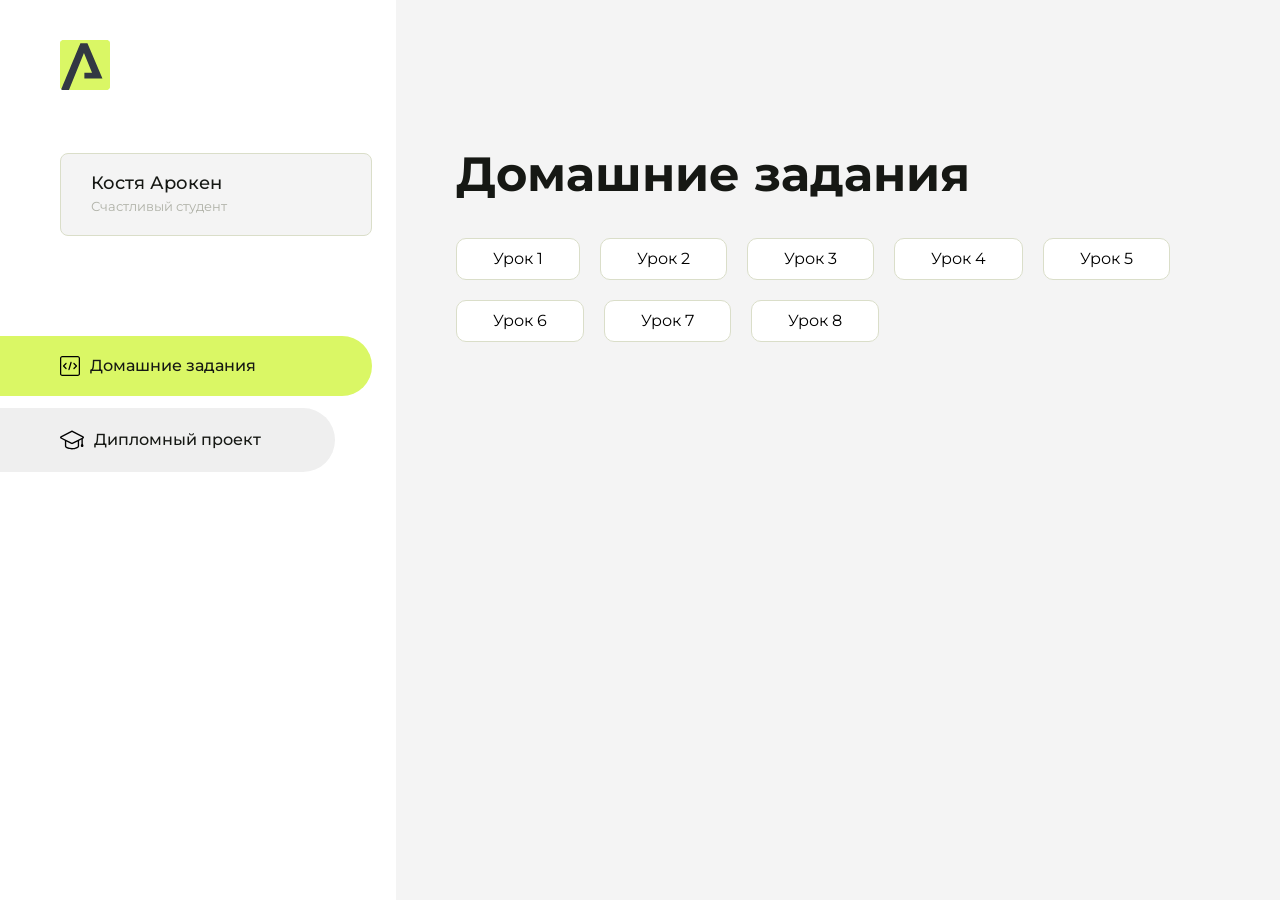
<file: index.html>
<!DOCTYPE html>
<html lang="en">
<head>
    <meta charset="UTF-8">
    <meta name="viewport" content="width=device-width, initial-scale=1.0">
    <title>Домашняя работа</title>
    <link rel="shortcut icon" href="src/logo.ico" type="image/x-icon">
    <link rel="preconnect" href="https://fonts.googleapis.com">
    <link rel="preconnect" href="https://fonts.gstatic.com" crossorigin>
    <link href="https://fonts.googleapis.com/css2?family=Montserrat:wght@400;500;700&family=Rubik:wght@500&display=swap"
          rel="stylesheet">
    <link rel="stylesheet" href="src/style.css">
</head>
<body id="body">
<div class="overlay" id="overlay"></div>
<div class="layout">
    <div class="burger" id="burger">
        <svg viewBox="0 0 24 24" fill="none" xmlns="http://www.w3.org/2000/svg">
            <g id="SVGRepo_bgCarrier" stroke-width="0"></g>
            <g id="SVGRepo_tracerCarrier" stroke-linecap="round" stroke-linejoin="round"></g>
            <g id="SVGRepo_iconCarrier">
                <path d="M4 18L20 18" stroke="#DAF765" stroke-width="2" stroke-linecap="round"></path>
                <path d="M4 12L20 12" stroke="#DAF765" stroke-width="2" stroke-linecap="round"></path>
                <path d="M4 6L20 6" stroke="#DAF765" stroke-width="2" stroke-linecap="round"></path>
            </g>
        </svg>
    </div>
    <aside class="sidebar" id="sidebar">
        <div class="sidebar__inner">
            <div class="logo">
                <svg width="50" height="50" viewBox="0 0 50 50" fill="none" xmlns="http://www.w3.org/2000/svg">
                    <g clip-path="url(#clip0_513_74730)">
                        <path d="M46.17 -0.257004H3.83C1.57281 -0.257004 -0.257 1.57281 -0.257 3.83V46.17C-0.257 48.4272 1.57281 50.257 3.83 50.257H46.17C48.4272 50.257 50.257 48.4272 50.257 46.17V3.83C50.257 1.57281 48.4272 -0.257004 46.17 -0.257004Z"
                              fill="#DAF765"/>
                        <path d="M24.375 38.4H42.461L27.441 3.1585H20.4355C20.4355 3.1585 6.7895 35.881 1.1945 49.294C2.015 50.0275 3.0945 50.257 3.6945 50.257H8.8445L23.954 13.07L32.0465 32.8285H24.375V38.4Z"
                              fill="#323843"/>
                    </g>
                    <defs>
                        <clipPath id="clip0_513_74730">
                            <rect width="50" height="50" fill="white"/>
                        </clipPath>
                    </defs>
                </svg>
            </div>
            <div class="sidebar__user">
                <div class="sidebar__name">Костя Арокен</div>
                <div class="sidebar__text">Счастливый студент</div>
            </div>
            <div class="sidebar__tabs">
                <div class="sidebar__item">
                    <button class="sidebar__button active" id="tasks">
                        <svg xmlns="http://www.w3.org/2000/svg" width="20" height="20" viewBox="0 0 20 20" fill="none">
                            <g clip-path="url(#clip0_704_74543)">
                                <path d="M17.7083 20H2.29167C1.0275 20 0 18.9725 0 17.7083V2.29167C0 1.0275 1.0275 0 2.29167 0H17.7083C18.9725 0 20 1.0275 20 2.29167V17.7083C20 18.9725 18.9725 20 17.7083 20ZM2.29167 1.25C1.7175 1.25 1.25 1.7175 1.25 2.29167V17.7083C1.25 18.2825 1.7175 18.75 2.29167 18.75H17.7083C18.2825 18.75 18.75 18.2825 18.75 17.7083V2.29167C18.75 1.7175 18.2825 1.25 17.7083 1.25H2.29167Z"
                                      fill="black"/>
                                <path d="M6.04167 13.125C5.88167 13.125 5.72167 13.0642 5.6 12.9417L3.1 10.4417C2.85583 10.1975 2.85583 9.80167 3.1 9.5575L5.6 7.0575C5.84417 6.81333 6.24 6.81333 6.48417 7.0575C6.72833 7.30167 6.72833 7.6975 6.48417 7.94167L4.42583 10L6.48417 12.0583C6.72833 12.3025 6.72833 12.6983 6.48417 12.9425C6.36167 13.0642 6.20167 13.125 6.04167 13.125Z"
                                      fill="black"/>
                                <path d="M8.95833 14.1667C8.9 14.1667 8.84 14.1583 8.78167 14.1417C8.45083 14.0442 8.26083 13.6967 8.35833 13.3658L10.4417 6.28251C10.5392 5.95084 10.8892 5.76417 11.2175 5.85917C11.5483 5.95667 11.7383 6.30417 11.6408 6.63501L9.5575 13.7183C9.47833 13.9908 9.22833 14.1667 8.95833 14.1667Z"
                                      fill="black"/>
                                <path d="M13.9583 13.125C13.7983 13.125 13.6383 13.0642 13.5167 12.9417C13.2725 12.6975 13.2725 12.3017 13.5167 12.0575L15.575 9.99916L13.5167 7.94083C13.2725 7.69666 13.2725 7.30083 13.5167 7.05666C13.7608 6.81249 14.1567 6.81249 14.4008 7.05666L16.9008 9.55666C17.145 9.80083 17.145 10.1967 16.9008 10.4408L14.4008 12.9408C14.2783 13.0642 14.1183 13.125 13.9583 13.125Z"
                                      fill="black"/>
                            </g>
                            <defs>
                                <clipPath id="clip0_704_74543">
                                    <rect width="20" height="20" fill="white"/>
                                </clipPath>
                            </defs>
                        </svg>
                        <span>Домашние задания</span></button>
                </div>
                <div class="sidebar__item">
                    <button class="sidebar__button" id="diplom">
                        <svg xmlns="http://www.w3.org/2000/svg" width="24" height="24" viewBox="0 0 24 24" fill="none">
                            <g clip-path="url(#clip0_704_74553)">
                                <path d="M23.2628 10.5971C23.7176 10.365 24 9.90375 24 9.39337C24 8.883 23.7176 8.42175 23.2628 8.18962L12.6135 2.75362C12.2291 2.55824 11.7705 2.55787 11.3854 2.75399L0.736875 8.19C0.282375 8.42175 0 8.883 0 9.39337C0 9.90375 0.282375 10.365 0.736875 10.5971L4.89038 12.7177V18.2074C4.89038 19.8154 8.412 21.393 12 21.393C15.5884 21.393 19.1096 19.815 19.1096 18.2074V12.7174L21.4609 11.517V15.8017L20.901 17.2305C20.7409 17.6389 20.7934 18.0994 21.0405 18.4616C21.2876 18.8246 21.6979 19.041 22.1366 19.041C22.5754 19.041 22.9852 18.8246 23.2324 18.462C23.4795 18.099 23.532 17.6385 23.3719 17.2301L22.8124 15.8021V10.827L23.2628 10.5971ZM17.7623 18.1721C17.6198 18.6375 15.3491 20.0419 12 20.0419C8.65088 20.0419 6.38025 18.6375 6.2415 18.2074V12.3037L6.23887 12.3019C6.23812 12.057 6.1065 11.8207 5.87325 11.7019L1.3515 9.39337L12 3.95737L22.6489 9.39337L12 14.8294L5.87325 11.7019C5.54063 11.5331 4.6695 11.6674 4.5 12C4.33012 12.3322 4.55813 12.5479 4.89038 12.7177L11.3857 16.0331C11.5781 16.1314 11.7889 16.1805 12 16.1805C12.2107 16.1805 12.4222 16.1314 12.6146 16.0331L17.7593 13.407L17.7623 18.1721Z"
                                      fill="black"/>
                            </g>
                            <defs>
                                <clipPath id="clip0_704_74553">
                                    <rect width="24" height="24" fill="white"/>
                                </clipPath>
                            </defs>
                        </svg>
                        <span>Дипломный проект</span></button>
                </div>
            </div>
        </div>

    </aside>
    <div class="content">
        <div class="container">
            <div class="content__block" id="tasksBlock">
                <div class="content__title">Домашние задания</div>
                <ul class="content__list">
                    <li class="content__list-item">
                        <a href="hello-arokenru/index.html">Урок 1</a>
                    </li>
                     <li class="content__list-item">
                        <a href="14. homework (article markup)">Урок 2</a>
                    </li>
                    <li class="content__list-item">
                        <a href="homework_3">Урок 3</a>
                    </li>
                     <li class="content__list-item">
                        <a href="homework_4">Урок 4</a>
                    </li>
                    <li class="content__list-item">
                        <a href="fit-studio">Урок 5</a>
                    </li>
                     <li class="content__list-item">
                        <a href="homework_56">Урок 6</a>
                    </li>
                    <li class="content__list-item">
                        <a href="homework_63">Урок 7</a>
                    </li>
                    <li class="content__list-item">
                        <a href="1">Урок 8</a>
                    </li>
                </ul>
            </div>
            <div class="content__block hidden" id="diplomBlock">
                <div class="content__title">Дипломный проект</div>
                <div class="content__list-diplom">
                    <a href="ПАПКА-С-НОМЕРОМ-УРОКА">Ссылка на ДЗ</a>
                </div>
                <div class="content__decor">
                    <div class="content__decor-text">Давай проверим, чему ты научился!</div>
                    <div class="content__decor-img">
                        <img src="src/decor.png" alt="decor">
                    </div>
                </div>
            </div>
        </div>
    </div>
</div>
<script src="src/index.js"></script>
</body>
</html>
</file>
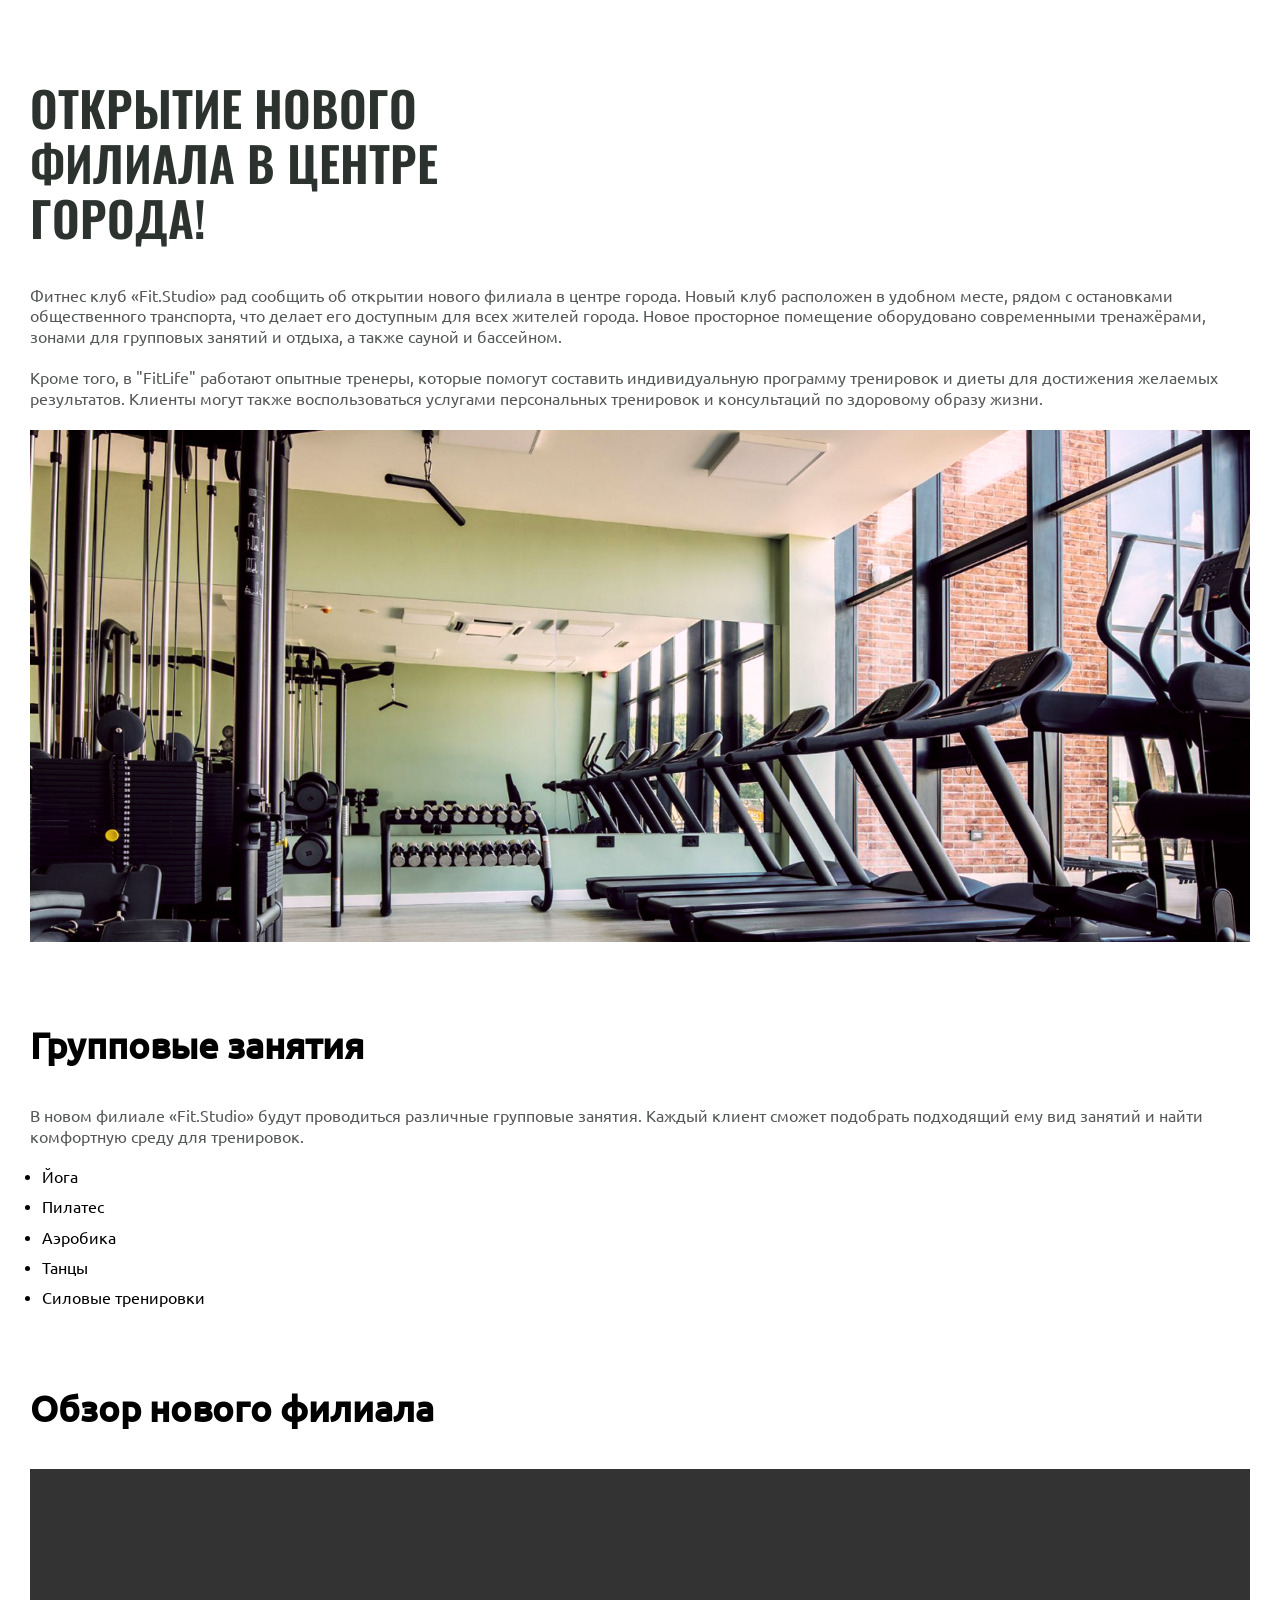
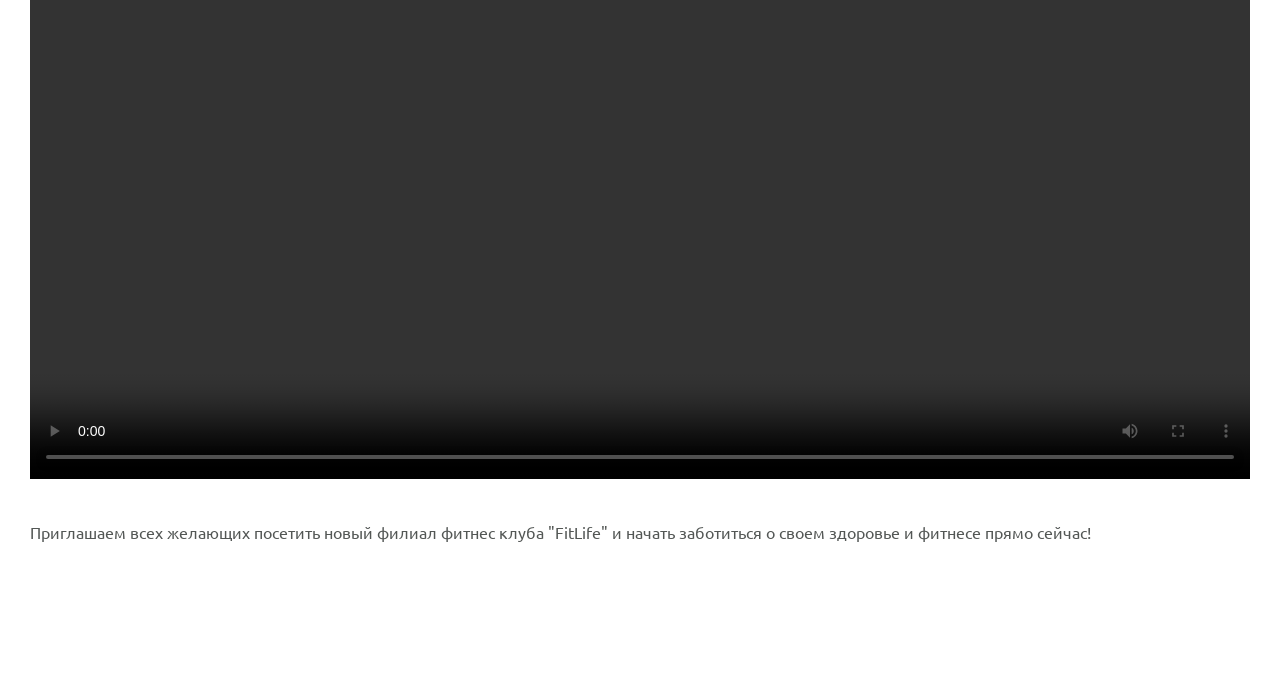
<file: fit-studio/index.html>
<!doctype html>
<html lang="ru">
	<head>
		<meta charset="UTF-8" />
		<meta name="viewport" content="width=device-width, initial-scale=1.0" />
		<title>Fit Studio - Открытие нового филиала!</title>
		<link rel="stylesheet" href="./css/normalize.css" />
		<link rel="stylesheet" href="./css/fonts.css" />
		<link rel="stylesheet" href="./css/article.css" />
	</head>
	<body>
		<article class="article">
			<div class="container">
				<h1 class="article-title article-title-large">
					Открытие нового филиала в центре города!
				</h1>
				<p class="article-text">
					Фитнес клуб «Fit.Studio» рад сообщить об открытии нового филиала
					в центре города. Новый клуб расположен в удобном месте, рядом
					с остановками общественного транспорта, что делает его доступным
					для всех жителей города. Новое просторное помещение оборудовано
					современными тренажёрами, зонами для групповых занятий и отдыха,
					а также сауной и бассейном.
				</p>
				<p class="article-text" class="margin-mb">
					Кроме того, в "FitLife" работают опытные тренеры, которые помогут
					составить индивидуальную программу тренировок и диеты для достижения
					желаемых результатов. Клиенты могут также воспользоваться услугами
					персональных тренировок и консультаций по здоровому образу жизни.
				</p>
				<img
					class="imgZ margin-mb"
					src="./images/фотка.jpg"
					width="1220px"
					height="512px"
					alt="тренажёрный зал"
				/>
				<h2 class="artical-title article-title-medium">Групповые занятия</h2>
				<p class="article-text">
					В новом филиале «Fit.Studio» будут проводиться различные групповые
					занятия. Каждый клиент сможет подобрать подходящий ему вид занятий
					и найти комфортную среду для тренировок.
				</p>
				<ul class="article-list article-list margin-mb">
					<li class="article-item">Йога</li>
					<li class="article-item">Пилатес</li>
					<li class="article-item">Аэробика</li>
					<li class="article-item">Танцы</li>
					<li class="article-item">Силовые тренировки</li>
				</ul>
				<h2 class="artical-title article-title-medium">Обзор нового филиала</h2>
				<video
					class="article-video"
					src="./videos/gym-video.mp4"
					width="1220px height512px"
					controls
				></video>
				<p class="article-text">
					Приглашаем всех желающих посетить новый филиал фитнес клуба "FitLife"
					и начать заботиться о своем здоровье и фитнесе прямо сейчас!
				</p>
			</div>
		</article>
	</body>
</html>
</file>
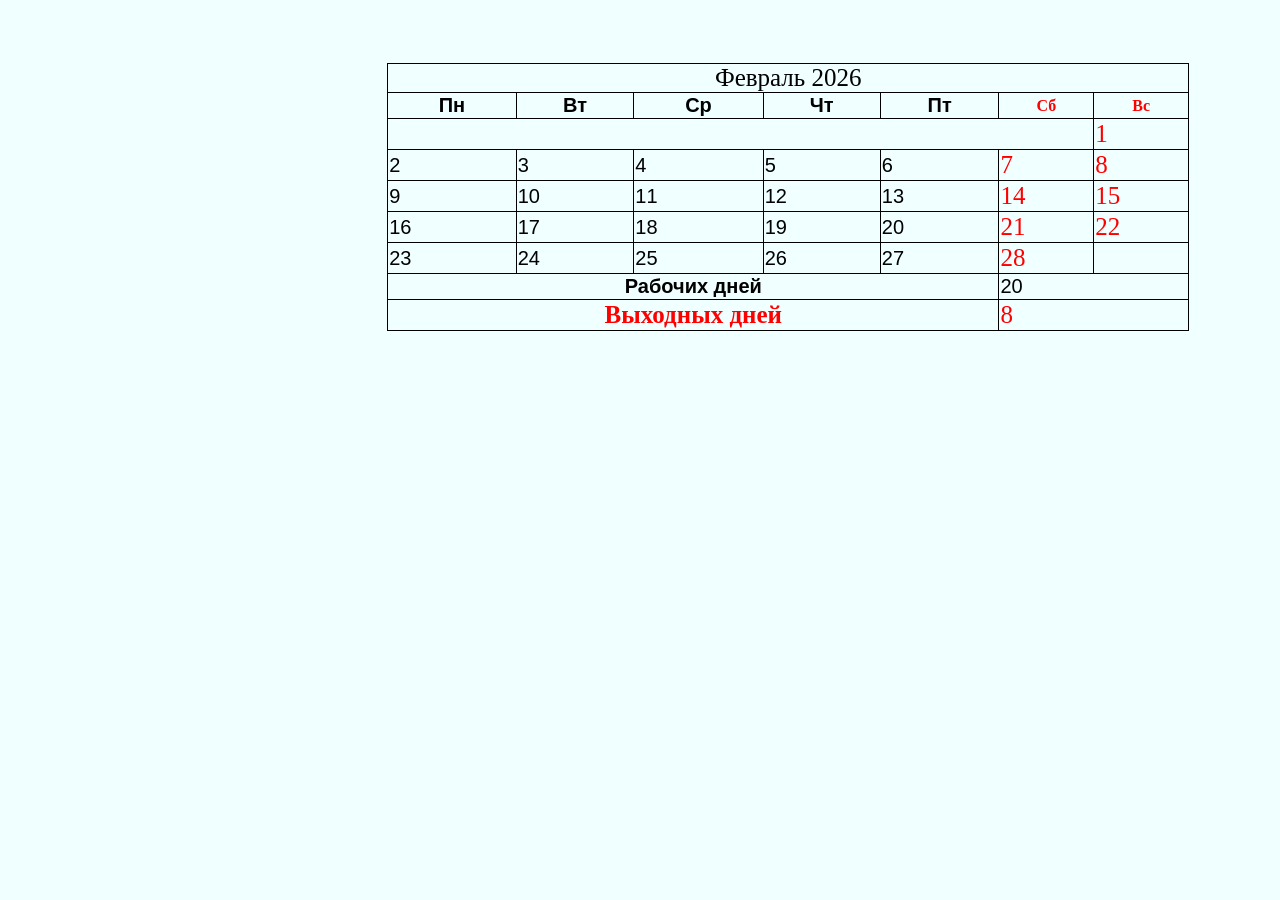
<file: homework_3/index.html>
<!doctype html>
<html lang="en">
	<head>
		<meta charset="UTF-8" />
		<meta name="viewport" content="width=device-width, initial-scale=1.0" />
		<title>Календарь</title>
		<link rel="stylesheet" href="style.css" />
	</head>
	<body>
		<table>
			<thead>
				<caption class="text">
					Февраль 2026
				</caption>
			</thead>
			<tbody>
				<tr>
					<th class="text_2">Пн</th>
					<th class="text_2">Вт</th>
					<th class="text_2">Ср</th>
					<th class="text_2">Чт</th>
					<th class="text_2">Пт</th>
					<th id="weekend">Сб</th>
					<th id="weekend">Вс</th>
				</tr>
				<tr>
					<td colspan="6"></td>
					<td class="text" id="weekend">1</td>
				</tr>
				<tr>
					<td class="text_2">2</td>
					<td class="text_2">3</td>
					<td class="text_2">4</td>
					<td class="text_2">5</td>
					<td class="text_2">6</td>
					<td class="text" id="weekend">7</td>
					<td class="text" id="weekend">8</td>
				</tr>
				<tr>
					<td class="text_2">9</td>
					<td class="text_2">10</td>
					<td class="text_2">11</td>
					<td class="text_2">12</td>
					<td class="text_2">13</td>
					<td class="text" id="weekend">14</td>
					<td class="text" id="weekend">15</td>
				</tr>
				<tr>
					<td class="text_2">16</td>
					<td class="text_2">17</td>
					<td class="text_2">18</td>
					<td class="text_2">19</td>
					<td class="text_2">20</td>
					<td class="text" id="weekend">21</td>
					<td class="text" id="weekend">22</td>
				</tr>
				<tr>
					<td class="text_2">23</td>
					<td class="text_2">24</td>
					<td class="text_2">25</td>
					<td class="text_2">26</td>
					<td class="text_2">27</td>
					<td class="text" id="weekend">28</td>
					<td class="text" id="weekend"></td>
				</tr>
			</tbody>
			<tfoot>
				<tr>
					<th class="text_2" colspan="5">Рабочих дней</th>
					<td class="text_2" colspan="3">20</td>
				</tr>
				<tr>
					<th colspan="5" class="text" id="weekend">Выходных дней</th>
					<td colspan="3" class="text" id="weekend">8</td>
				</tr>
			</tfoot>
		</table>
	</body>
</html>
</file>
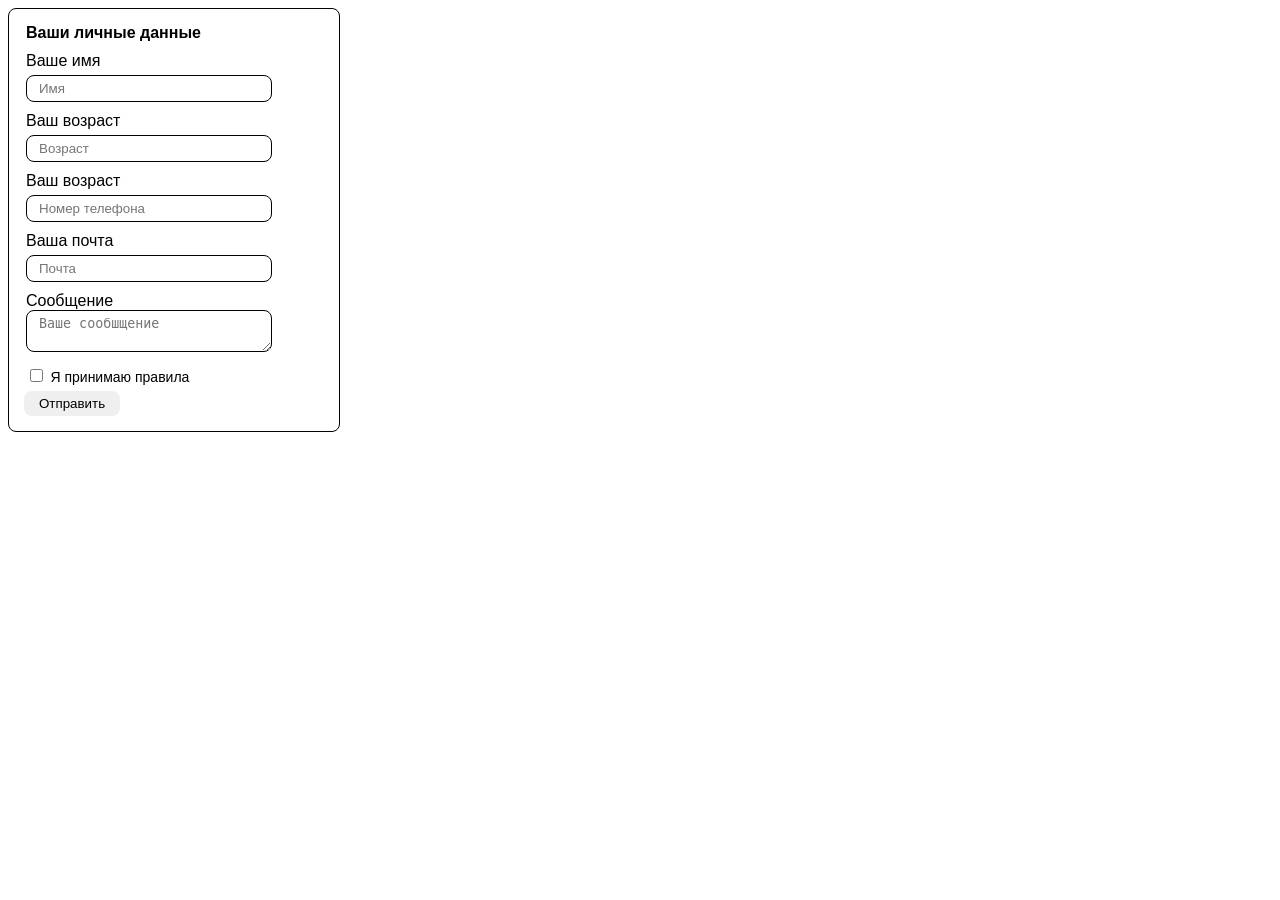
<file: homework_4/index.html>
<!doctype html>
<html lang="en">
	<head>
		<meta charset="UTF-8" />
		<meta name="viewport" content="width=device-width, initial-scale=1.0" />
		<title>Document</title>
		<link rel="stylesheet" href="style.css" />
	</head>
	<body>
		<form class="form">
			<fieldset class="form-group">
				<legend class="form-group-title">Ваши личные данные</legend>
				<label for="name" class="lable">Ваше имя</label>
				<input
					id="name"
					class="input"
					type="text"
					placeholder="Имя"
					name="name"
					required
				/>
				<label for="age" class="lable">Ваш возраст</label>
				<input
					id="age"
					class="input"
					type="number"
					placeholder="Возраст"
					name="age"
					required
				/>
				<label for="phone" class="lable">Ваш возраст</label>
				<input
					id="phone"
					class="input"
					type="tel"
					inputmode="numeric"
					placeholder="Номер телефона"
					name="phone"
					required
				/>
				<label for="email" class="lable">Ваша почта</label>
				<input
					id="email"
					class="input"
					type="email"
					placeholder="Почта"
					name="email"
					required
				/>
			</fieldset>
			<fieldset class="form-group">
				<label for="massege" class="label">Сообщение</label>
				<textarea
					id="massege"
					class="textarea"
					placeholder="Ваше сообшщение"
					name="massege"
					required
				></textarea>
				<label class="lable">
					<input class="checkbox" type="checkbox" name="checkbox" required />
					<span class="checkbox-text">Я принимаю правила</span>
				</label>
			</fieldset>
			<button class="button">Отправить</button>
		</form>
	</body>
</html>
</file>
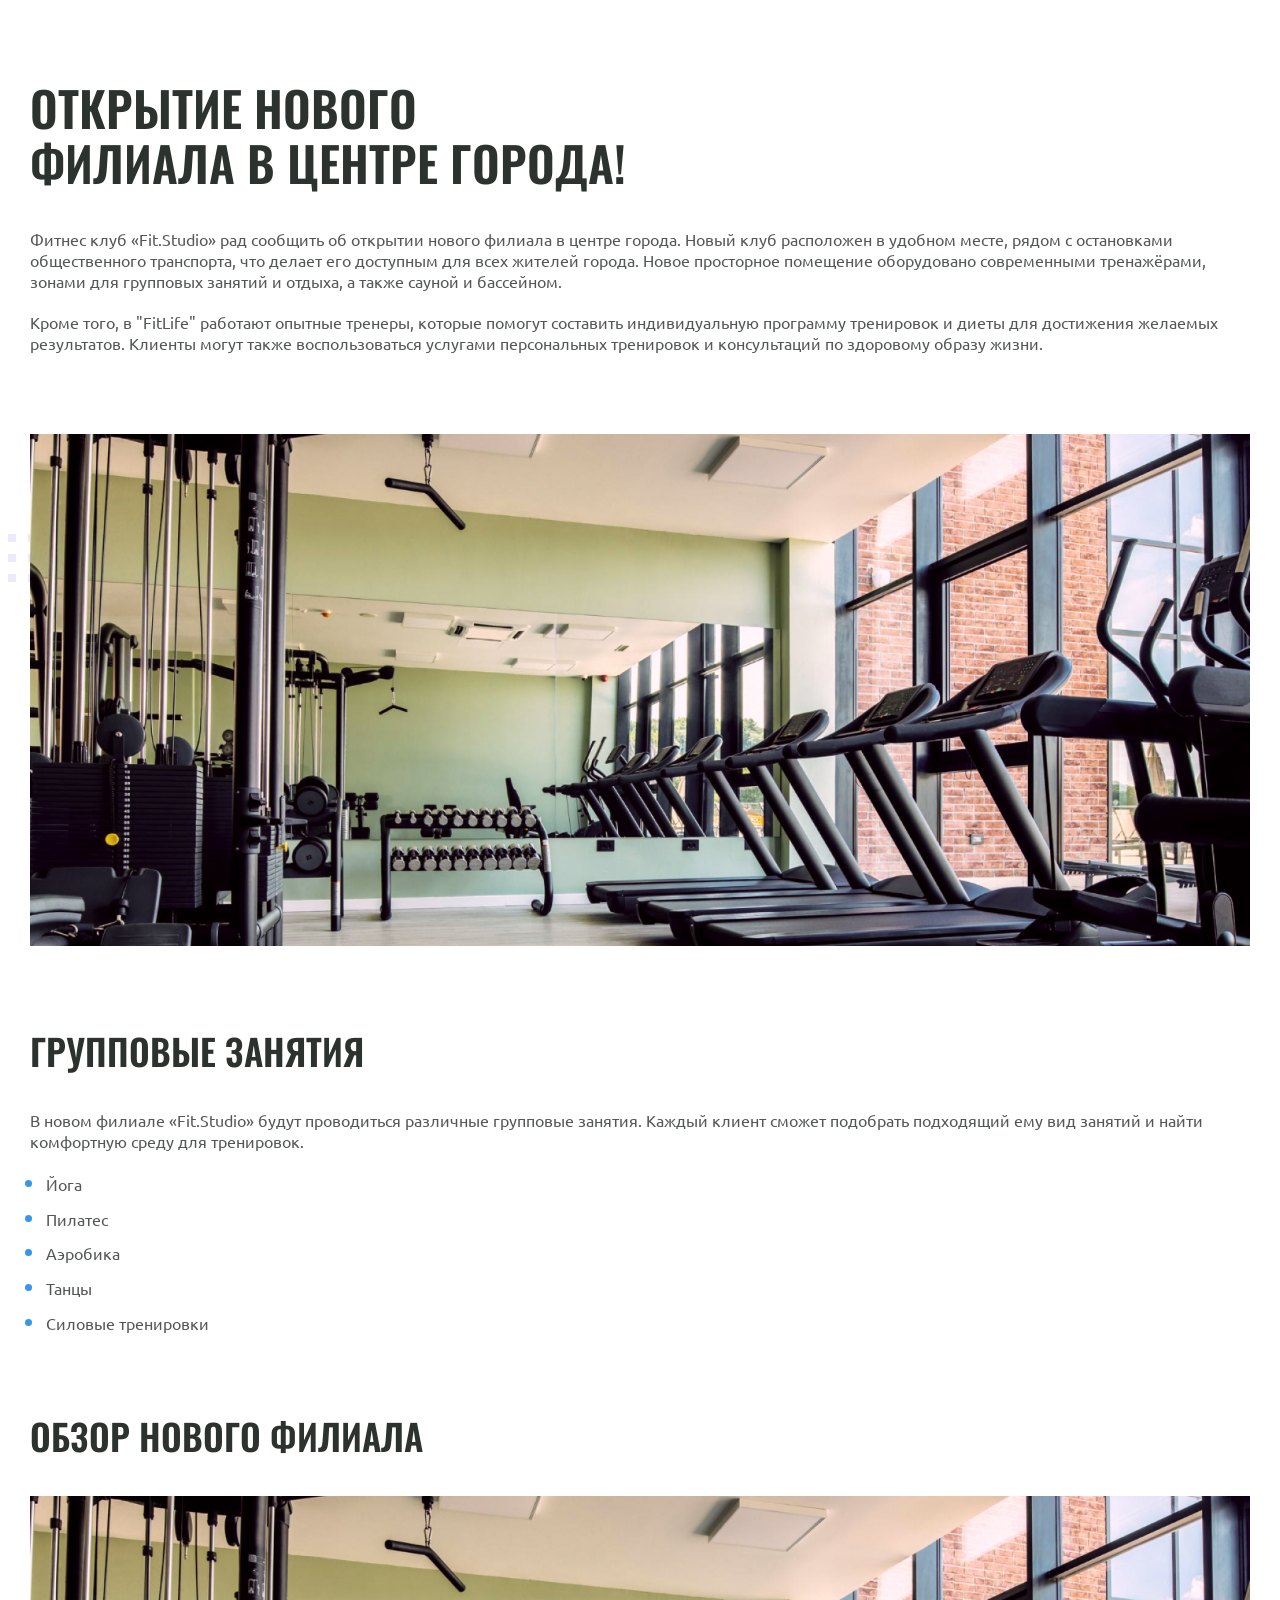
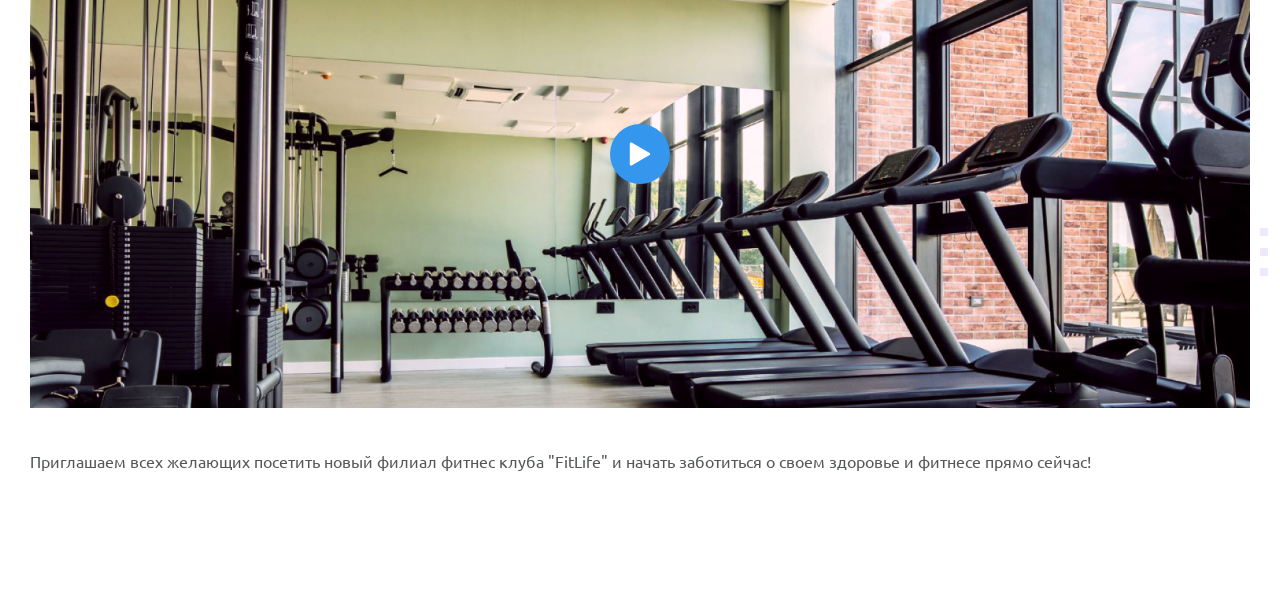
<file: homework_63/index.html>
<!DOCTYPE html>
<html lang="ru">
  <head>
    <meta charset="UTF-8" />
    <meta name="viewport" content="width=device-width, initial-scale=1.0" />
    <title>Fit Studio - Открытие нового филиала!</title>
    <link rel="stylesheet" href="./css/normalize.css" />
    <link rel="stylesheet" href="./css/fonts.css" />
    <link rel="stylesheet" href="./css/article.css" />
  </head>
  <body>
    <article class="article">
      <div class="container">
        <h1 class="article-title article-title-large">
          Открытие нового филиала в центре города!
        </h1>
        <p class="article-text">
          Фитнес клуб «Fit.Studio» рад сообщить об открытии нового филиала
          в центре города. Новый клуб расположен в удобном месте, рядом
          с остановками общественного транспорта, что делает его доступным
          для всех жителей города. Новое просторное помещение оборудовано
          современными тренажёрами, зонами для групповых занятий и отдыха,
          а также сауной и бассейном.
        </p>
        <p class="article-text article-mb-1">
          Кроме того, в "FitLife" работают опытные тренеры, которые помогут
          составить индивидуальную программу тренировок и диеты для достижения
          желаемых результатов. Клиенты могут также воспользоваться услугами
          персональных тренировок и консультаций по здоровому образу жизни.
        </p>
        <div class="article-decor-wrapper article-decor-wrapper-1 article-mb-1">
          <img
            class="article-img"
            src="./images/gym-img.jpg"
            width="1220"
            height="512"
            alt="Тренажерный зал"
          />
        </div>
        <h2 class="article-title article-title-medium">Групповые занятия</h2>
        <p class="article-text">
          В новом филиале «Fit.Studio» будут проводиться различные групповые
          занятия. Каждый клиент сможет подобрать подходящий ему вид занятий
          и найти комфортную среду для тренировок.
        </p>
        <ul class="article-list article-text article-mb-1">
          <li class="article-item">Йога</li>
          <li class="article-item">Пилатес</li>
          <li class="article-item">Аэробика</li>
          <li class="article-item">Танцы</li>
          <li class="article-item">Силовые тренировки</li>
        </ul>
        <h2 class="article-title article-title-medium">Обзор нового филиала</h2>
        <div class="article-decor-wrapper article-decor-wrapper-2 article-mb-2">
          <button class="article-play-button">
            <img
              src="./images/play-icon.svg"
              width="24"
              height="24"
              alt="Запустить"
            />
          </button>
          <img
            class="article-img"
            src="./images/gym-img.jpg"
            width="1220"
            height="512"
            alt="Тренажерный зал"
          />
        </div>
        <p class="article-text">
          Приглашаем всех желающих посетить новый филиал фитнес клуба "FitLife"
          и начать заботиться о своем здоровье и фитнесе прямо сейчас!
        </p>
      </div>
    </article>
  </body>
</html>
</file>
<file: src/style.css>
*{padding: 0;margin: 0;border: 0;}
*,*:before,*:after{-webkit-box-sizing: border-box;box-sizing: border-box;}
:focus,:active{outline: none;}
a:focus,a:active{outline: none;}
nav,footer,header,aside{display: block;}
html,body{
    height:100%;width:100%;
    font-size:100%;line-height:1;-ms-text-size-adjust:100%;-moz-text-size-adjust:100%;-webkit-text-size-adjust:100%;}
input,button,textarea{font-family:inherit;}
input::-ms-clear{display: none;}
button{cursor: pointer;}
button::-moz-focus-inner{padding:0;border:0;}
a,a:visited{text-decoration: none;}
a:hover{text-decoration: none;}
ul li{list-style: none;}
img{vertical-align: top;}
h1,h2,h3,h4,h5,h6{font-size:inherit;font-weight: inherit;}
a{color:inherit;}



body {
    font-family: "Montserrat",SansSerif;
    color: black;
}

body.overflow {
    overflow: hidden;
}



.layout {
    display: -webkit-box;
    display: -ms-flexbox;
    display: flex;
    min-height: 100vh;
}

.sidebar {
    padding: 40px 24px 40px 0;
    -ms-flex-negative: 0;
    flex-shrink: 0;
    background-color: white;
}



.content {
    -webkit-box-flex: 1;
    -ms-flex-positive: 1;
    flex-grow: 1;
    background-color: #F4F4F4;
}

.container {
    display: -webkit-box;
    display: -ms-flexbox;
    display: flex;
    -webkit-box-orient: vertical;
    -webkit-box-direction: normal;
    -ms-flex-direction: column;
    flex-direction: column;
    -webkit-box-pack: center;
    -ms-flex-pack: center;
    justify-content: center;
    -webkit-box-align: center;
    -ms-flex-align: center;
    align-items: center;
    padding: 150px 60px 80px 60px;
}


.logo {
    margin-left: 60px;
    margin-bottom: 60px;
}

.sidebar__user {
    background-color: #F4F4F4;
    padding: 20px 30px;
    margin-left: 60px;
    margin-bottom: 100px;
    border-radius: 8px;
    border: 1px solid #DADEC9;
}

.sidebar__name {
    color:#161814;
    font-size: 18px;
    font-weight: 500;
    margin-bottom: 6px;
}

.sidebar__text {
    color: #AFB1A7;
    font-size: 13px;
    font-weight: 400;
    line-height: 130%; /* 16.9px */
}

.sidebar__item {
    width: 372px;
}

.sidebar__button {
    display: -webkit-box;
    display: -ms-flexbox;
    display: flex;
    -webkit-box-align: center;
    -ms-flex-align: center;
    align-items: center;
    gap: 10px;
    padding: 20px 60px;
    margin-bottom: 12px;
    border-radius: 0px 100px 100px 0px;
    -webkit-transition: all .5s;
    -o-transition: all .5s;
    transition: all .5s;
    cursor: pointer;
    width: 90%;
    color:#161814;
    font-size: 16px;
    font-weight: 500;
}

.sidebar__button.active , .sidebar__button:hover {
    width: 100%;
    background-color: #DAF765;
}


.content__title {
    color: #161814;
    font-size: 48px;
    font-weight: 700;
    margin-bottom: 40px;
}

.content__list {
    display: -webkit-box;
    display: -ms-flexbox;
    display: flex;
    -webkit-box-align: center;
    -ms-flex-align: center;
    align-items: center;
    -ms-flex-wrap: wrap;
    flex-wrap: wrap;
    gap: 20px;
}



.content__list-item  {
    cursor: pointer;
    padding: 12px 18px;
    background-color: #fff;
    border-radius: 10px;
    border: 1px solid #DADEC9;
    -webkit-transition: all .3s;
    -o-transition: all .3s;
    transition: all .3s;
}

.content__list-item:hover,.content__list-diplom:hover {
    background-color: #AFB1A7;
}

li a {
    padding: 12px 18px;

}


.content__list-diplom {
    -webkit-transition: all .3s;
    -o-transition: all .3s;
    transition: all .3s;
    display: inline-block;
    padding: 12px 18px;
    background-color: #fff;
    border-radius: 10px;
    border: 1px solid #DADEC9;
}

.content__decor {
    display: -webkit-box;
    display: -ms-flexbox;
    display: flex;
    -webkit-box-align: center;
    -ms-flex-align: center;
    align-items: center;
}

.content__decor-text {
    color:#BEDD44;
    font-size: 36px;
    font-weight: 700;
    line-height: 110%; /* 39.6px */
}

.content__block {
    max-width: 1200px;
}

.content__block.hidden {
    display: none;
}

.content__decor-img img{
    width: 100%;
}

.burger {
    display: none;
    padding: 5px;
    position: fixed;
    top: 3%;
    right: 7%;
    width: 40px;
    height: 40px;
    background-color: #161814;
    border-radius: 50%;
    z-index: 10;
    border: 1px solid #DAF765;
}

@media (max-width: 768px) {
    .burger {
        display: block;
    }

    .sidebar {
        -webkit-transition: all .3s;
        -o-transition: all .3s;
        transition: all .3s;
        -webkit-transform: translateX(-100%);
        -ms-transform: translateX(-100%);
        transform: translateX(-100%);
        position: fixed;
        top: 0;
        left: 0;
        bottom: 0;
        z-index: 5;
    }

    .sidebar.show {
        -webkit-transform: translateX(0%);
        -ms-transform: translateX(0%);
        transform: translateX(0%);
    }

    .overlay {
        opacity: 0;
        pointer-events: none;
        -webkit-transition: all .3s;
        -o-transition: all .3s;
        transition: all .3s;
        position: absolute;
        top: 0;
        right: 0;
        left: 0;
        bottom: 0;
        z-index: 3;
        background-color: #000000e0;
    }

    .overlay.show {
        opacity: 1;
        pointer-events: all;
    }

    .container {
        padding: 40px 20px;
        min-height: 100%;
    }

    .content__decor {
        margin-top: 20px;
        -webkit-box-orient: vertical;
        -webkit-box-direction: normal;
        -ms-flex-direction: column;
        flex-direction: column;
    }
}

@media (max-width: 400px) {
    .sidebar__user {
        margin-left: 0;
    }
}
</file>
<file: fit-studio/css/fonts.css>
@font-face {
  font-family: "Ubuntu";
  src: local("Ubuntu"), url("../fonts/UbuntuLight.woff2") format("woff2");
  font-weight: 300;
  font-style: normal;
  font-display: swap;
}

@font-face {
  font-family: "Ubuntu";
  src: local("Ubuntu"), url("../fonts/UbuntuRegular.woff2") format("woff2");
  font-weight: 400;
  font-style: normal;
  font-display: swap;
}

@font-face {
  font-family: "Ubuntu";
  src: local("Ubuntu"), url("../fonts/UbuntuMedium.woff2") format("woff2");
  font-weight: 500;
  font-style: normal;
  font-display: swap;
}

@font-face {
  font-family: "Oswald";
  src: local("Oswald"), url("../fonts/OswaldMedium.woff2") format("woff2");
  font-weight: 500;
  font-style: normal;
  font-display: swap;
}

@font-face {
  font-family: "Oswald";
  src: local("Oswald"), url("../fonts/OswaldSemiBold.woff2") format("woff2");
  font-weight: 600;
  font-style: normal;
  font-display: swap;
}
</file>
<file: fit-studio/css/article.css>
html {
	font-family: Ubuntu, sans-serif;
	font-weight: 400;
}

body * {
	box-sizing: border-box;
}

h1,
h2,
h3,
h4,
h5,
h6,
p {
	margin: 0;
}

.container {
	max-width: 1250px;
	margin: 0 auto;
	padding: 0 15px;
}

.article {
	padding-top: 80px;
	padding-bottom: 120px;
}

.article-title {
	max-width: 569px;
	margin-bottom: 40px;
	font-family: Oswald;
	font-weight: 600;
	line-height: 115%;
	text-transform: uppercase;
	color: #2c332f;
}

.article-title-large {
	font-size: 48px;
}

.article-title-medium {
	font-size: 36px;
	margin-bottom: 40px;
}

.article-text {
	margin-bottom: 20px;
	font-weight: 400;
	font-size: 16px;
	line-height: 130%;
	color: #535755;
}

.margin-mb {
	margin-bottom: 80px;
}

.amgZ {
	width: 100%;
}

.article-list {
	margin-top: 0;
	padding-left: 12px;
}

.article-item {
	margin-bottom: 12px;
}

.article-video {
	margin-bottom: 40px;
	width: 100%;
}
</file>
<file: homework_3/style.css>
body {
	background-color: azure;
}

table {
	border-collapse: collapse;
	border-spacing: 0;
	margin: 5% 0 0 30%;
}

caption,
th,
td {
	border: 1px solid #000;
}

caption {
	border-bottom: none;
	width: 800px;
}
#weekend {
	color: #ff0000;
}

.text {
	font-family: serif;
	font-size: 25px;
}

.text_2 {
	font-family: Arial, Helvetica, sans-serif;
	font-size: 20px;
}
</file>
<file: homework_4/style.css>
body {
	font-family: sans-serif;
}

.form {
	border: 1px solid #000100;
	border-radius: 8px;
	max-width: 300px;
	padding: 15px;
}

.form-group {
	border: none;
	padding: 0;
}

.form-group-title {
	font-weight: 700;
	padding: 0;
	margin-bottom: 10px;
}

.lable {
	display: block;
	margin-bottom: 5px;
}

textarea {
	max-height: 150px;
	min-height: 30px;
	resize: vertical;
}

.input,
textarea {
	border: 1px solid #000100;
	border-radius: 8px;
	min-width: 220px;
	padding: 5px 12px;
	margin-bottom: 10px;
}

.checkbox {
	cursor: pointer;
}

.checkbox-text {
	font-size: 14px;
}

.button {
	border: none;
	border-radius: 8px;
	padding: 5px 15px;
	cursor: pointer;
}
</file>
<file: homework_63/css/fonts.css>
@font-face {
  font-family: "Ubuntu";
  src: local("Ubuntu"), url("../fonts/UbuntuLight.woff2") format("woff2");
  font-weight: 300;
  font-style: normal;
  font-display: swap;
}

@font-face {
  font-family: "Ubuntu";
  src: local("Ubuntu"), url("../fonts/UbuntuRegular.woff2") format("woff2");
  font-weight: 400;
  font-style: normal;
  font-display: swap;
}

@font-face {
  font-family: "Ubuntu";
  src: local("Ubuntu"), url("../fonts/UbuntuMedium.woff2") format("woff2");
  font-weight: 500;
  font-style: normal;
  font-display: swap;
}

@font-face {
  font-family: "Oswald";
  src: local("Oswald"), url("../fonts/OswaldMedium.woff2") format("woff2");
  font-weight: 500;
  font-style: normal;
  font-display: swap;
}

@font-face {
  font-family: "Oswald";
  src: local("Oswald"), url("../fonts/OswaldSemiBold.woff2") format("woff2");
  font-weight: 600;
  font-style: normal;
  font-display: swap;
}
</file>
<file: homework_63/css/article.css>
html {
  font-family: Ubuntu, sans-serif;
  font-weight: 400;
}

body * {
  box-sizing: border-box;
}

h1,
h2,
h3,
h4,
h5,
h6,
p {
  margin: 0;
}

.container {
  max-width: 1250px;
  margin: 0 auto;
  padding: 0 15px;
}

.article {
  padding-top: 80px;
  padding-bottom: 120px;
}

.article-title {
  max-width: 596px;
  margin-bottom: 40px;
  font-family: Oswald;
  font-weight: 600;
  line-height: 115%;
  text-transform: uppercase;
  color: #2c332f;
}

.article-title-large {
  font-size: 48px;
}

.article-title-medium {
  font-size: 36px;
}

.article-text {
  margin-bottom: 20px;
  font-weight: 400;
  font-size: 16px;
  line-height: 130%;
  color: #535755;
}

.article-mb-1 {
  margin-bottom: 80px;
}

.article-mb-2 {
  margin-bottom: 40px;
}

.article-decor-wrapper {
  position: relative;
}

.article-decor-wrapper::before {
  content: "";
  position: absolute;
  z-index: -1;
  background: url("../images/decor-icon.svg") no-repeat;
  width: 528px;
  height: 48px;
}

.article-decor-wrapper-1::before {
  top: 100px;
  left: -350px;
}

.article-decor-wrapper-2::before {
  right: -350px;
  bottom: 136px;
}

.article-img,
.article-video {
  width: 100%;
}

.article-list {
  margin-top: 0;
  padding-left: 16px;
}

.article-item {
  margin-bottom: 12px;
}

.article-item::marker {
  font-size: 22px;
  color: #3596ed;
}

.article-play-button {
  position: absolute;
  top: 50%;
  left: 50%;
  transform: translate(-50%, -50%);
  display: flex;
  align-items: center;
  justify-content: center;
  width: 60px;
  height: 60px;
  padding: 0;
  background-color: #3596ed;
  border: none;
  border-radius: 50%;
  cursor: pointer;
}
</file>
